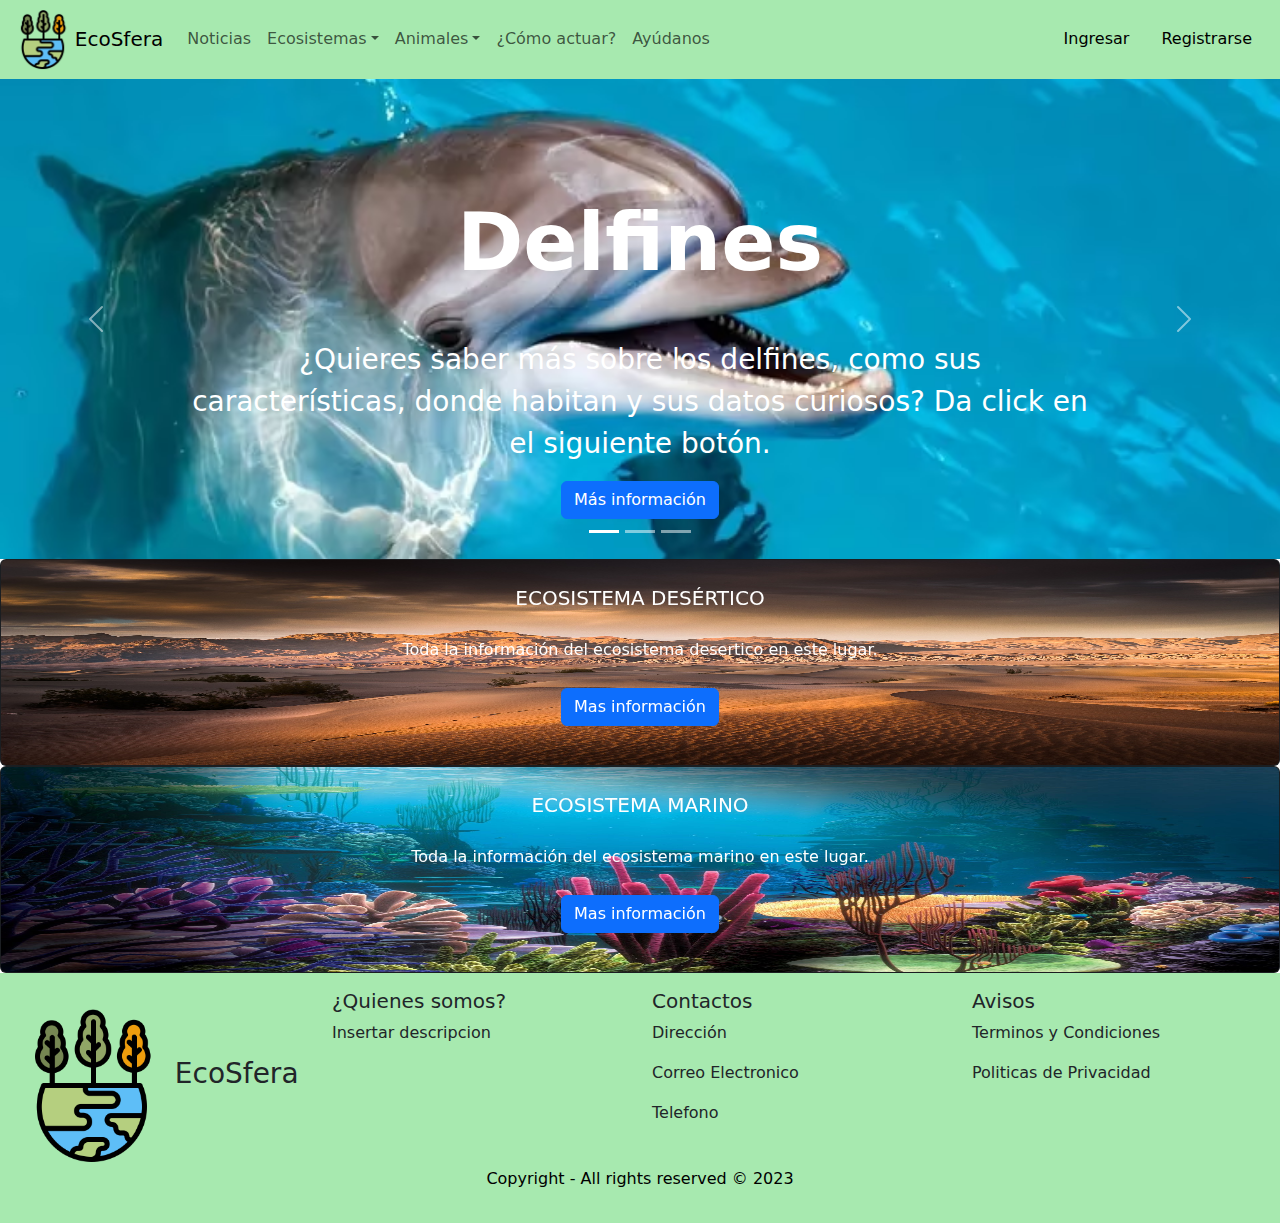
<file: index.html>
<!DOCTYPE html>
<!--[if lt IE 7]>      <html class="no-js lt-ie9 lt-ie8 lt-ie7"> <![endif]-->
<!--[if IE 7]>         <html class="no-js lt-ie9 lt-ie8"> <![endif]-->
<!--[if IE 8]>         <html class="no-js lt-ie9"> <![endif]-->
<!--[if gt IE 8]>      <html class="no-js"> <!--<![endif]-->
<html>
    <head>
        <meta charset="utf-8">
        <meta http-equiv="X-UA-Compatible" content="IE=edge">
        <title>Inicio</title>
        <meta name="description" content="">
        <meta name="viewport" content="width=device-width, initial-scale=1">
        <link rel="stylesheet" href="CSS/pag_inicio_styles.css">
        <link rel="stylesheet" href="https://cdn.jsdelivr.net/npm/bootstrap@5.3.0-alpha3/dist/css/bootstrap.min.css">
    </head>
    <body>
        <!--[if lt IE 7]>
            <p class="browsehappy">You are using an <strong>outdated</strong> browser. Please <a href="#">upgrade your browser</a> to improve your experience.</p>
        <![endif]-->
       <nav class="navbar navbar-expand-lg header">
          <div class="container-fluid">
              <img src="IMAGES/logo.png" class="logo"><a class="navbar-brand" href="index.html">EcoSfera</a>

          <!--MENU TIPO HAMBURGUESA-->
            <button class="navbar-toggler" type="button" data-bs-toggle="collapse" data-bs-target="#navbarNav" aria-controls="navbarNav" aria-expanded="false" aria-label="Toggle navigation">
              <span class="navbar-toggler-icon"></span>
            </button>

            <!--PESTAÑAS DE NAVEGACION-->
            <div class="collapse navbar-collapse" id="navbarNav">
              <ul class="navbar-nav">
                <!-- <li class="nav-item">
                  <a class="nav-link active" aria-current="page" href="#">Home</a>
                </li> -->
                <li class="nav-item"><a class="nav-link" href="noticias.html">Noticias</a></li>
                <li class="nav-item dropdown">
                  <a class="nav-link dropdown-toggle" href="#" role="button" data-bs-toggle="dropdown">Ecosistemas</a>
                  <ul class="dropdown-menu">
                    <li><a class="dropdown-item" href="ecosistemas.html">Desértico</a></li>
                    <li><a class="dropdown-item" href="ecosistemas.html">Marino</a></li>
                    <li><a class="dropdown-item" href="ecosistemas.html">Terrestre</a></li>
                  </ul>
              </li>
              <li class="nav-item dropdown">
                <a class="nav-link dropdown-toggle" href="#" role="button" data-bs-toggle="dropdown">Animales</a>
                <ul class="dropdown-menu">
                <li><a class="dropdown-item" href="animalpordia.html">Animal por dia</a></li>
                <li><a class="dropdown-item" href="animales.html">Animales por ecosistema</a></li>
                <li><a class="dropdown-item" href="extincion.html">Animales en peligro de extinción</a></li>
                </ul>
            </li>
                <li class="nav-item">
                  <a class="nav-link" href="comoactuar.html">¿Cómo actuar?</a>
                </li>
                <li class="nav-item">
                  <a class="nav-link" href="ayudanos.html">Ayúdanos</a>
                </li>
              </ul>
            </div>

            <div>
              <ul class="nav justify-content-end">
                <li class="nav-item">
                  <a class="nav-link text-black" href="inicio.html">Ingresar</a>
                </li>
                <li class="nav-item">
                  <a class="nav-link text-black" href="registro.html">Registrarse</a>
                </li>
              </ul>
            </div>

          </div>
        </nav>
    
        <div id="carouselExampleCaptions" class="carousel slide" data-bs-ride="carousel">
          <div class="carousel-indicators">
            <button type="button" data-bs-target="#carouselExampleCaptions" data-bs-slide-to="0" class="active" aria-current="true" aria-label="Slide 1"></button>
            <button type="button" data-bs-target="#carouselExampleCaptions" data-bs-slide-to="1" aria-label="Slide 2"></button>
            <button type="button" data-bs-target="#carouselExampleCaptions" data-bs-slide-to="2" aria-label="Slide 3"></button>
          </div>
          <div class="carousel-inner">
            <div class="carousel-item active imag">
              <div class="carousel-caption d-none d-md-block">
                <h5 class="display-1 fw-bolder"> Delfines</h5>
                <p class="mt-5 fs-3">¿Quieres saber más sobre los delfines, como sus características, donde habitan y sus datos curiosos? Da click en el siguiente botón.</p>
                <button class="btn btn-primary boton">Más información</button>
              </div>
            </div>
            <div class="carousel-item imag2">
              <div class="carousel-caption d-none d-md-block">
                <h5 class="display-1 fw-bolder"> Pingüinos</h5>
                <p class="mt-5 fs-3">¿Quieres saber más sobre los pingüinos, como sus características, donde habitan y sus datos curiosos? Da click en el siguiente botón.</p>
                <button class="btn btn-primary boton">Más información</button>
              </div>
            </div>
            <div class="carousel-item imag5">
              <div class="carousel-caption d-none d-md-block">
                <h5 class="display-1 fw-bolder"> Tortugas</h5>
                <p class="mt-5 fs-3">¿Quieres saber mas sobre las tortugas, como sus caracteristicas, donde habitan y sus datos curiosos? Aprieta en el siguiente boton.</p>
                <button class="btn btn-primary boton">Más informacion</button>
              </div>
            </div>
          </div>
          <button class="carousel-control-prev" type="button" data-bs-target="#carouselExampleCaptions" data-bs-slide="prev">
            <span class="carousel-control-prev-icon" aria-hidden="true"></span>
            <span class="visually-hidden">Previous</span>
          </button>
          <button class="carousel-control-next" type="button" data-bs-target="#carouselExampleCaptions" data-bs-slide="next">
            <span class="carousel-control-next-icon" aria-hidden="true"></span>
            <span class="visually-hidden">Next</span>
          </button>
        </div>


        <div class="card bg-dark text-white text-center">
          <img src="/IMAGES/desierto.jpg" class="card-img dimension" alt="...">
          <div class="card-img-overlay">
            <h5 class="card-title titulo">ECOSISTEMA DESÉRTICO</h5>
            <p class="card-text separador">Toda la información del ecosistema desertico en este lugar.</p>
            <a href="#" class="btn btn-primary">Mas información</a>
          </div>
        </div>
        
        <div class="card bg-dark text-white text-center">
          <img src="/IMAGES/marino.jpg" class="card-img dimension" alt="...">
          <div class="card-img-overlay">
            <h5 class="card-title titulo">ECOSISTEMA MARINO</h5>
            <p class="card-text separador">Toda la información del ecosistema marino en este lugar.</p>
            <a href="#" class="btn btn-primary">Mas información</a>
          </div>
        </div>

        <div class="container-fluid py-3 footer">
          <div class="row">
            <div class="col-xs-12 col-md-6 col-lg-3">
              <li class="foooter">
                <img src="IMAGES/logo.png" class="logo-footer"> <h3>EcoSfera</h3>
              </li>
            </div>
    
            <div class="col-xs-12 col-md-6 col-lg-3">
              <h5>¿Quienes somos?</h5>
              <p>Insertar descripcion</p>
            </div>
            
            <div class="col-xs-12 col-md-6 col-lg-3">
              <h5>Contactos</h5>
              <p>Dirección</p>
              <p>Correo Electronico</p>
              <p>Telefono</p>
            </div>
            
            <div class="col-xs-12 col-md-6 col-lg-3">
              <h5>Avisos</h5>
              <p>Terminos y Condiciones</p>
              <p>Politicas de Privacidad</p>
            </div>
          </div>

          <div class="col-xs-12">
            <p class="text-black text-center"> Copyright - All rights reserved © 2023</p>
          </div>

        </div>


        <script src="https://cdn.jsdelivr.net/npm/bootstrap@5.1.1/dist/js/bootstrap.bundle.min.js" crossorigin="anonymous"></script>
    </body>
</html>
</file>
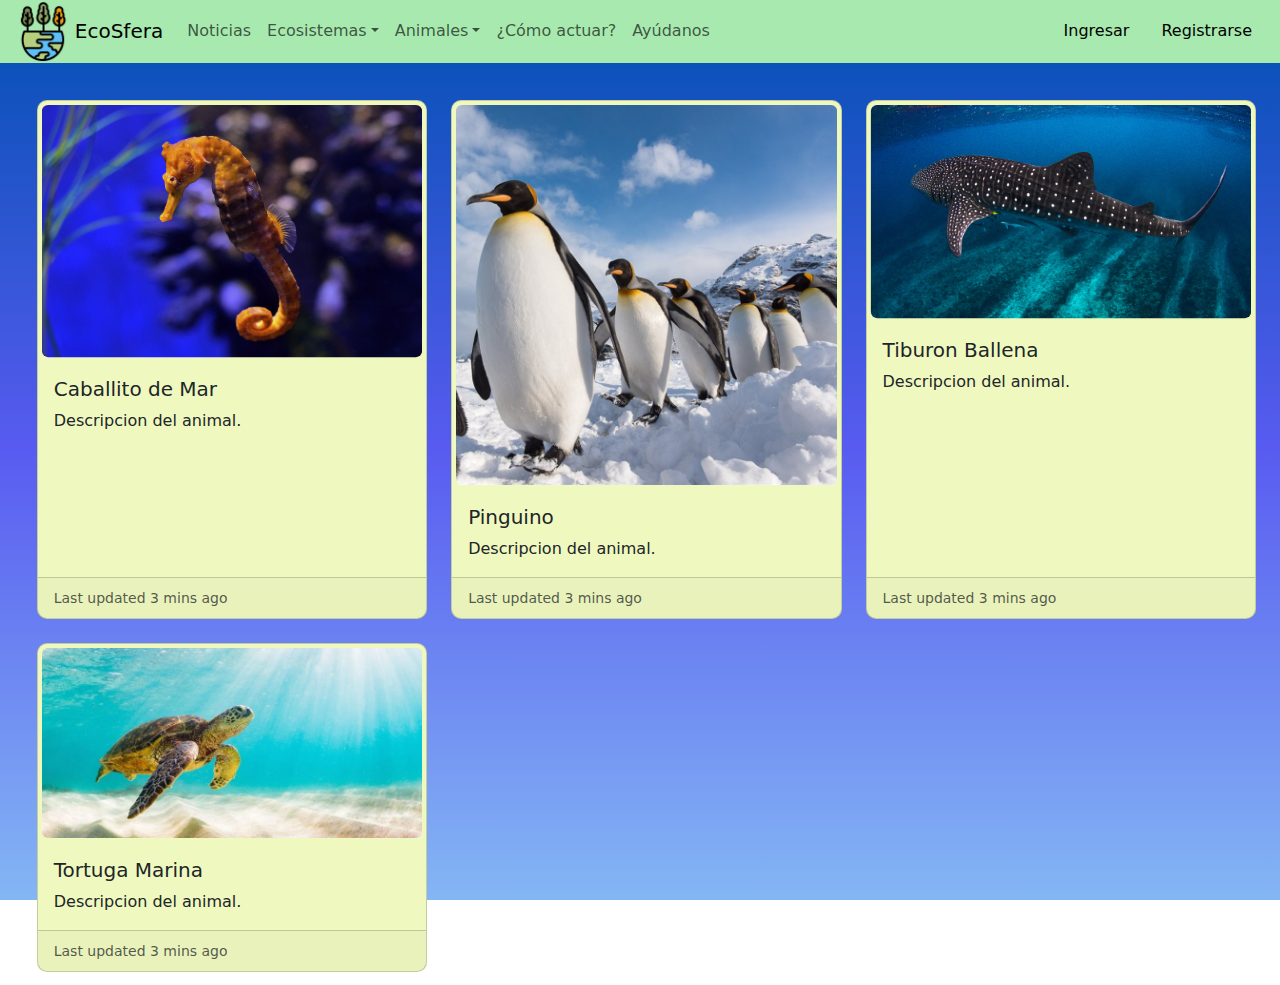
<file: animales.html>
<!DOCTYPE html>
<!--[if lt IE 7]>      <html class="no-js lt-ie9 lt-ie8 lt-ie7"> <![endif]-->
<!--[if IE 7]>         <html class="no-js lt-ie9 lt-ie8"> <![endif]-->
<!--[if IE 8]>         <html class="no-js lt-ie9"> <![endif]-->
<!--[if gt IE 8]>      <html class="no-js"> <!--<![endif]-->
<html lang="ES">
    <head>
        <meta charset="utf-8">
        <meta http-equiv="X-UA-Compatible" content="IE=edge">
        <title>Animales_Marinos</title>
        <meta name="description" content="">
        <meta name="viewport" content="width=device-width, initial-scale=1">

         <!--BOOTSTRAP-->
         <link rel="stylesheet" href="https://cdn.jsdelivr.net/npm/bootstrap@5.3.0-alpha3/dist/css/bootstrap.min.css">

        <link rel="stylesheet" href="CSS/stylesAnimales.css">
    </head>
    <body>


        <!--BARRA DE NAVEGACION-->
               <!--[if lt IE 7]>
            <p class="browsehappy">You are using an <strong>outdated</strong> browser. Please <a href="#">upgrade your browser</a> to improve your experience.</p>
        <![endif]-->
                <!--BARRA DE NAVEGACION-->
               <!--[if lt IE 7]>
            <p class="browsehappy">You are using an <strong>outdated</strong> browser. Please <a href="#">upgrade your browser</a> to improve your experience.</p>
        <![endif]-->
        <nav class="navbar navbar-expand-lg header">
          <div class="container-fluid">
              <img src="IMAGES/logo.png" class="logo"><a class="navbar-brand" href="index.html">EcoSfera</a>

          <!--MENU TIPO HAMBURGUESA-->
            <button class="navbar-toggler" type="button" data-bs-toggle="collapse" data-bs-target="#navbarNav" aria-controls="navbarNav" aria-expanded="false" aria-label="Toggle navigation">
              <span class="navbar-toggler-icon"></span>
            </button>

            <!--PESTAÑAS DE NAVEGACION-->
            <div class="collapse navbar-collapse" id="navbarNav">
              <ul class="navbar-nav">
                <!-- <li class="nav-item">
                  <a class="nav-link active" aria-current="page" href="#">Home</a>
                </li> -->
                <li class="nav-item"><a class="nav-link" href="noticias.html">Noticias</a></li>
                <li class="nav-item dropdown">
                  <a class="nav-link dropdown-toggle" href="#" role="button" data-bs-toggle="dropdown">Ecosistemas</a>
                  <ul class="dropdown-menu">
                    <li><a class="dropdown-item" href="ecosistemas.html">Desértico</a></li>
                    <li><a class="dropdown-item" href="ecosistemas.html">Marino</a></li>
                    <li><a class="dropdown-item" href="ecosistemas.html">Terrestre</a></li>
                  </ul>
              </li>
              <li class="nav-item dropdown">
                <a class="nav-link dropdown-toggle" href="#" role="button" data-bs-toggle="dropdown">Animales</a>
                <ul class="dropdown-menu">
                <li><a class="dropdown-item" href="animalpordia.html">Animal por dia</a></li>
                <li><a class="dropdown-item" href="animales.html">Animales por ecosistema</a></li>
                <li><a class="dropdown-item" href="extincion.html">Animales en peligro de extinción</a></li>
                </ul>
            </li>
                <li class="nav-item">
                  <a class="nav-link" href="comoactuar.html">¿Cómo actuar?</a>
                </li>
                <li class="nav-item">
                  <a class="nav-link" href="ayudanos.html">Ayúdanos</a>
                </li>
              </ul>
            </div>

            <div>
              <ul class="nav justify-content-end">
                <li class="nav-item">
                  <a class="nav-link text-black" href="inicio.html">Ingresar</a>
                </li>
                <li class="nav-item">
                  <a class="nav-link text-black" href="registro.html">Registrarse</a>
                </li>
              </ul>
            </div>

          </div>
        </nav>


        <div class="row">

            <!--Cartas de texto con imagen arriba-->
            <div class="row row-cols-1 row-cols-md-3 g-4">

                <div class="col">
                  <div class="card h-100">
                    <img src="IMAGES/caballito.jpg" class="card-img-top" alt="...">
                    <div class="card-body">
                      <h5 class="card-title">Caballito de Mar</h5>
                      <p class="card-text">Descripcion del animal.</p>
                    </div>
                    <div class="card-footer">
                      <small class="text-body-secondary">Last updated 3 mins ago</small>
                    </div>
                  </div>
                </div>


                <div class="col">
                  <div class="card h-100">
                    <img src="IMAGES/pinguino.jpg" class="card-img-top" alt="...">
                    <div class="card-body">
                      <h5 class="card-title">Pinguino</h5>
                      <p class="card-text">Descripcion del animal.</p>
                    </div>
                    <div class="card-footer">
                      <small class="text-body-secondary">Last updated 3 mins ago</small>
                    </div>
                  </div>
                </div>


                <div class="col">
                  <div class="card h-100">
                    <img src="IMAGES/tiburon.jpg" class="card-img-top" alt="...">
                    <div class="card-body">
                      <h5 class="card-title">Tiburon Ballena</h5>
                      <p class="card-text">Descripcion del animal.</p>
                    </div>
                    <div class="card-footer">
                      <small class="text-body-secondary">Last updated 3 mins ago</small>
                    </div>
                  </div>
                </div>


                <div class="col">
                    <div class="card h-100">
                      <img src="IMAGES/tortuga.jpg" class="card-img-top" alt="...">
                      <div class="card-body">
                        <h5 class="card-title">Tortuga Marina</h5>
                        <p class="card-text">Descripcion del animal.</p>
                      </div>
                      <div class="card-footer">
                        <small class="text-body-secondary">Last updated 3 mins ago</small>
                      </div>
                    </div>
                  </div>


              </div>


        </div>


        
        <script src="https://cdn.jsdelivr.net/npm/bootstrap@5.1.1/dist/js/bootstrap.bundle.min.js" crossorigin="anonymous"></script>
    </body>
</html>
</file>
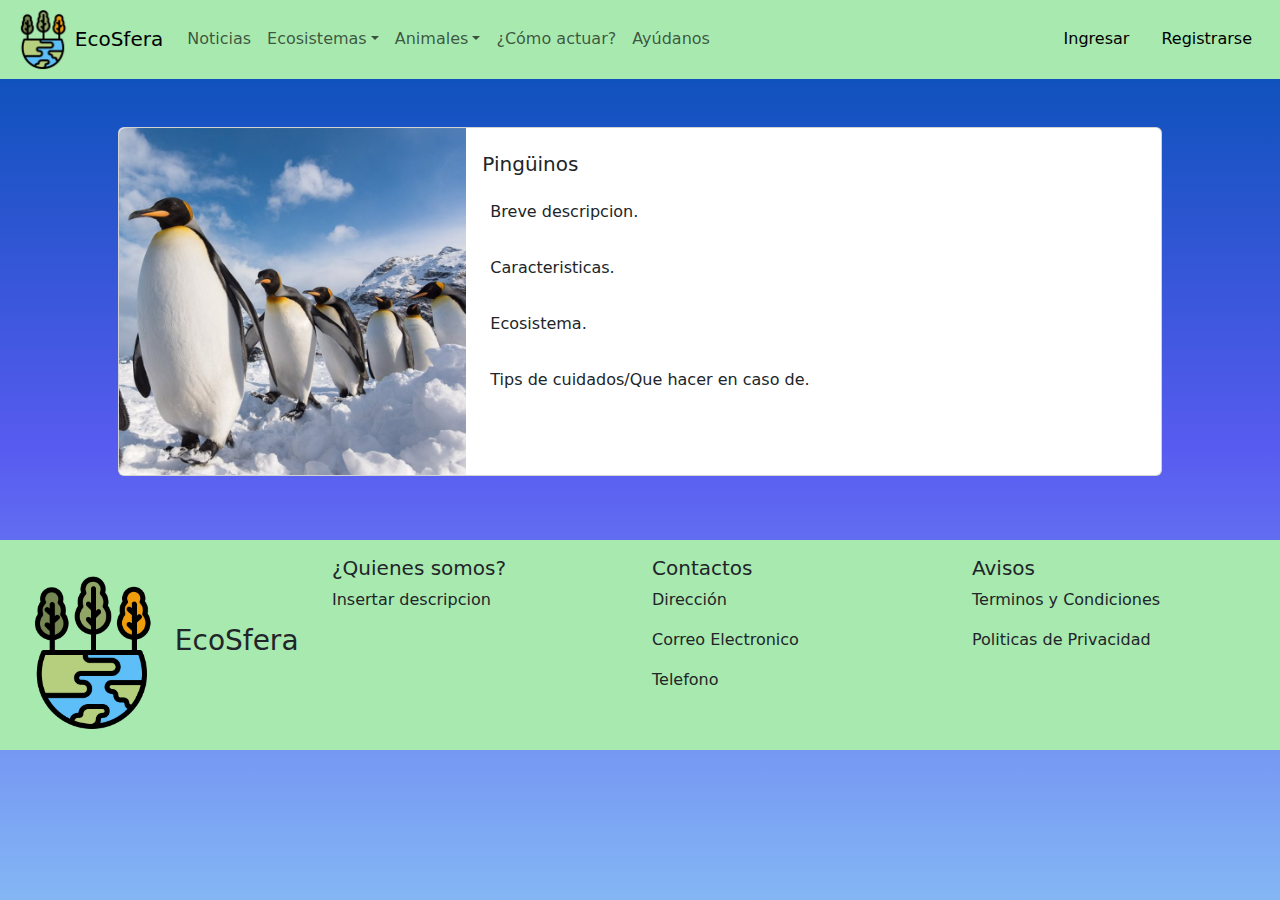
<file: animalpordia.html>
<!DOCTYPE html>
<!--[if lt IE 7]>      <html class="no-js lt-ie9 lt-ie8 lt-ie7"> <![endif]-->
<!--[if IE 7]>         <html class="no-js lt-ie9 lt-ie8"> <![endif]-->
<!--[if IE 8]>         <html class="no-js lt-ie9"> <![endif]-->
<!--[if gt IE 8]>      <html class="no-js"> <!--<![endif]-->
<html>
    <head>
        <meta charset="utf-8">
        <meta http-equiv="X-UA-Compatible" content="IE=edge">
        <title></title>
        <meta name="description" content="">
        <meta name="viewport" content="width=device-width, initial-scale=1">
        <link rel="stylesheet" href="CSS/stylesAnimalDia.css">
        <link rel="stylesheet" href="https://cdn.jsdelivr.net/npm/bootstrap@5.3.0-alpha3/dist/css/bootstrap.min.css">
    </head>
    <body>
        <!--[if lt IE 7]>
            <p class="browsehappy">You are using an <strong>outdated</strong> browser. Please <a href="#">upgrade your browser</a> to improve your experience.</p>
        <![endif]-->
        <!--BARRA DE NAVEGACION-->
               <!--[if lt IE 7]>
            <p class="browsehappy">You are using an <strong>outdated</strong> browser. Please <a href="#">upgrade your browser</a> to improve your experience.</p>
        <![endif]-->
        <nav class="navbar navbar-expand-lg header">
          <div class="container-fluid">
              <img src="IMAGES/logo.png" class="logo"><a class="navbar-brand" href="index.html">EcoSfera</a>

          <!--MENU TIPO HAMBURGUESA-->
            <button class="navbar-toggler" type="button" data-bs-toggle="collapse" data-bs-target="#navbarNav" aria-controls="navbarNav" aria-expanded="false" aria-label="Toggle navigation">
              <span class="navbar-toggler-icon"></span>
            </button>

            <!--PESTAÑAS DE NAVEGACION-->
            <div class="collapse navbar-collapse" id="navbarNav">
              <ul class="navbar-nav">
                <!-- <li class="nav-item">
                  <a class="nav-link active" aria-current="page" href="#">Home</a>
                </li> -->
                <li class="nav-item"><a class="nav-link" href="noticias.html">Noticias</a></li>
                <li class="nav-item dropdown">
                  <a class="nav-link dropdown-toggle" href="#" role="button" data-bs-toggle="dropdown">Ecosistemas</a>
                  <ul class="dropdown-menu">
                    <li><a class="dropdown-item" href="ecosistemas.html">Desértico</a></li>
                    <li><a class="dropdown-item" href="ecosistemas.html">Marino</a></li>
                    <li><a class="dropdown-item" href="ecosistemas.html">Terrestre</a></li>
                  </ul>
              </li>
              <li class="nav-item dropdown">
                <a class="nav-link dropdown-toggle" href="#" role="button" data-bs-toggle="dropdown">Animales</a>
                <ul class="dropdown-menu">
                <li><a class="dropdown-item" href="animalpordia.html">Animal por dia</a></li>
                <li><a class="dropdown-item" href="animales.html">Animales por ecosistema</a></li>
                <li><a class="dropdown-item" href="extincion.html">Animales en peligro de extinción</a></li>
                </ul>
            </li>
                <li class="nav-item">
                  <a class="nav-link" href="comoactuar.html">¿Cómo actuar?</a>
                </li>
                <li class="nav-item">
                  <a class="nav-link" href="ayudanos.html">Ayúdanos</a>
                </li>
              </ul>
            </div>

            <div>
              <ul class="nav justify-content-end">
                <li class="nav-item">
                  <a class="nav-link text-black" href="inicio.html">Ingresar</a>
                </li>
                <li class="nav-item">
                  <a class="nav-link text-black" href="registro.html">Registrarse</a>
                </li>
              </ul>
            </div>

          </div>
        </nav>

          <div class="container py-5 px-5">
            <div class="card mb-3">
                <div class="row g-0">
                  <div class="col-md-4">
                    <img src="/IMAGES/pinguino.jpg" class="img-fluid rounded-start" alt="...">
                  </div>
                  <div class="col-md-8">
                    <div class="card-body">
                      <h5 class="card-title py-2">Pingüinos</h5>
                      <p class="card-text px-2 py-2">Breve descripcion.</p>
                      <p class="card-text px-2 py-2">Caracteristicas.</p>
                      <p class="card-text px-2 py-2">Ecosistema.</p>
                      <p class="card-text px-2 py-2">Tips de cuidados/Que hacer en caso de.</p>
                    </div>
                  </div>
                </div>
              </div>
          </div>

          <div class="container-fluid py-3 footer">
            <div class="row">
              <div class="col-xs-12 col-md-6 col-lg-3">
                <li class="foooter">
                  <img src="IMAGES/logo.png" class="logo-footer"> <h3>EcoSfera</h3>
                </li>
              </div>
      
              <div class="col-xs-12 col-md-6 col-lg-3">
                <h5>¿Quienes somos?</h5>
                <p>Insertar descripcion</p>
              </div>
              
              <div class="col-xs-12 col-md-6 col-lg-3">
                <h5>Contactos</h5>
                <p>Dirección</p>
                <p>Correo Electronico</p>
                <p>Telefono</p>
              </div>
              
              <div class="col-xs-12 col-md-6 col-lg-3">
                <h5>Avisos</h5>
                <p>Terminos y Condiciones</p>
                <p>Politicas de Privacidad</p>
              </div>
            </div>

            <script src="https://cdn.jsdelivr.net/npm/bootstrap@5.1.1/dist/js/bootstrap.bundle.min.js" crossorigin="anonymous"></script>
    </body>
</html>
</file>
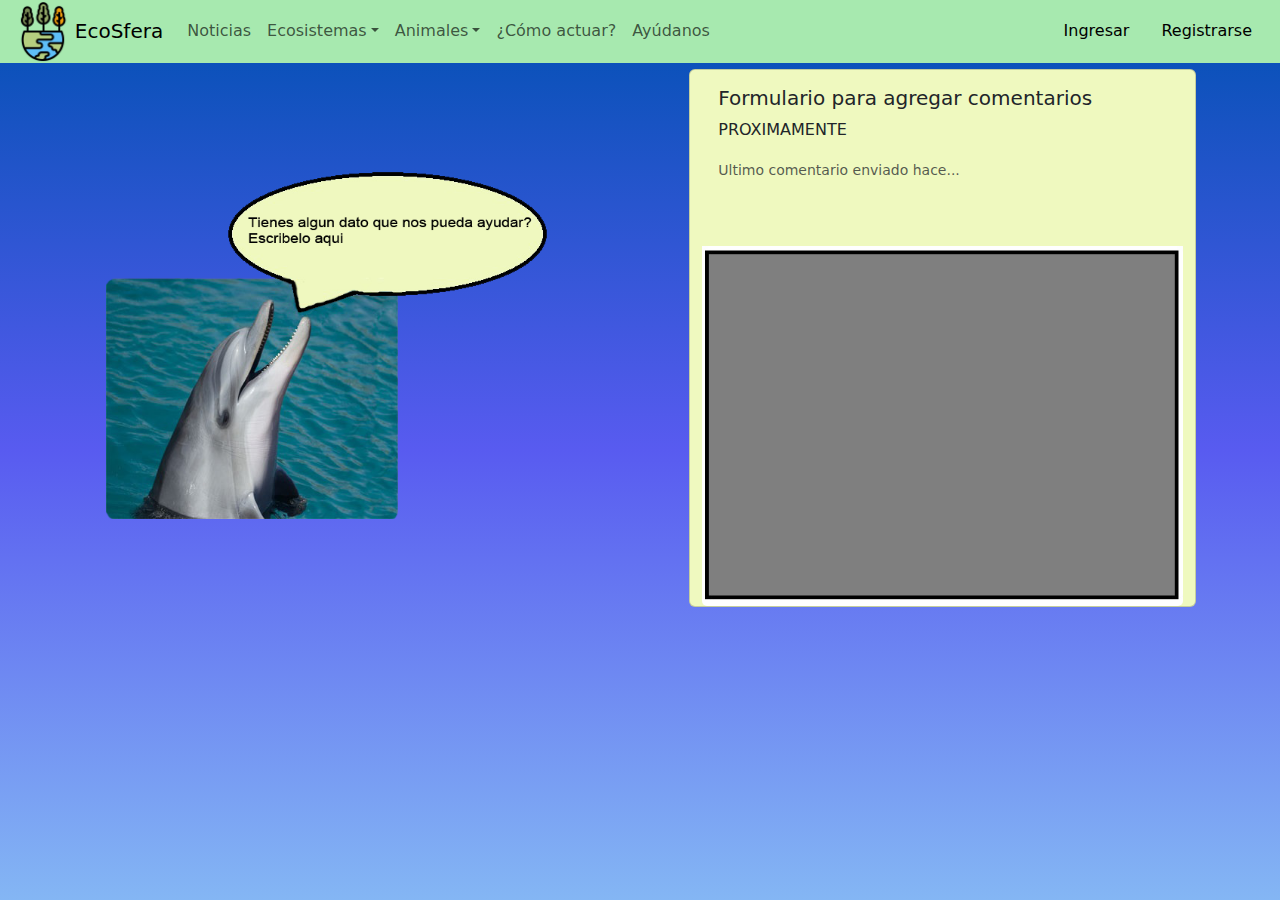
<file: ayudanos.html>
<!DOCTYPE html>
<!--[if lt IE 7]>      <html class="no-js lt-ie9 lt-ie8 lt-ie7"> <![endif]-->
<!--[if IE 7]>         <html class="no-js lt-ie9 lt-ie8"> <![endif]-->
<!--[if IE 8]>         <html class="no-js lt-ie9"> <![endif]-->
<!--[if gt IE 8]>      <html class="no-js"> <!--<![endif]-->
<html>
    <head>
        <meta charset="utf-8">
        <meta http-equiv="X-UA-Compatible" content="IE=edge">
        <title>Ayudanos!</title>
        <meta name="description" content="">
        <meta name="viewport" content="width=device-width, initial-scale=1">
        <!--BOOTSTRAP-->
        <link rel="stylesheet" href="https://cdn.jsdelivr.net/npm/bootstrap@5.3.0-alpha3/dist/css/bootstrap.min.css">
        <link rel="stylesheet" href="CSS/styleAyuda.css">
    </head>
    <body>
        <!--BARRA DE NAVEGACION-->
        <nav class="navbar navbar-expand-lg header">
          <div class="container-fluid">
              <img src="IMAGES/logo.png" class="logo"><a class="navbar-brand" href="index.html">EcoSfera</a>

          <!--MENU TIPO HAMBURGUESA-->
            <button class="navbar-toggler" type="button" data-bs-toggle="collapse" data-bs-target="#navbarNav" aria-controls="navbarNav" aria-expanded="false" aria-label="Toggle navigation">
              <span class="navbar-toggler-icon"></span>
            </button>

            <!--PESTAÑAS DE NAVEGACION-->
            <div class="collapse navbar-collapse" id="navbarNav">
              <ul class="navbar-nav">
                <!-- <li class="nav-item">
                  <a class="nav-link active" aria-current="page" href="#">Home</a>
                </li> -->
                <li class="nav-item"><a class="nav-link" href="noticias.html">Noticias</a></li>
                <li class="nav-item dropdown">
                  <a class="nav-link dropdown-toggle" href="#" role="button" data-bs-toggle="dropdown">Ecosistemas</a>
                  <ul class="dropdown-menu">
                    <li><a class="dropdown-item" href="ecosistemas.html">Desértico</a></li>
                    <li><a class="dropdown-item" href="ecosistemas.html">Marino</a></li>
                    <li><a class="dropdown-item" href="ecosistemas.html">Terrestre</a></li>
                  </ul>
              </li>
              <li class="nav-item dropdown">
                <a class="nav-link dropdown-toggle" href="#" role="button" data-bs-toggle="dropdown">Animales</a>
                <ul class="dropdown-menu">
                <li><a class="dropdown-item" href="animalpordia.html">Animal por dia</a></li>
                <li><a class="dropdown-item" href="animales.html">Animales por ecosistema</a></li>
                <li><a class="dropdown-item" href="extincion.html">Animales en peligro de extinción</a></li>
                </ul>
            </li>
                <li class="nav-item">
                  <a class="nav-link" href="comoactuar.html">¿Cómo actuar?</a>
                </li>
                <li class="nav-item">
                  <a class="nav-link" href="ayudanos.html">Ayúdanos</a>
                </li>
              </ul>
            </div>

            <div>
              <ul class="nav justify-content-end">
                <li class="nav-item">
                  <a class="nav-link text-black" href="inicio.html">Ingresar</a>
                </li>
                <li class="nav-item">
                  <a class="nav-link text-black" href="registro.html">Registrarse</a>
                </li>
              </ul>
            </div>

          </div>
        </nav>

        <div class="row">
            <img src="IMAGES/ayudanos1.png" class="img-fluid" alt="...">
            <!--Carta con imagen abajo simulando formulario-->
            <div class="card">
                <div class="card-body">
                  <h5 class="card-title">Formulario para agregar comentarios</h5>
                  <p class="card-text">PROXIMAMENTE
                  </p>
                  <p class="card-text"><small class="text-body-secondary">Ultimo comentario enviado hace...</small></p>
                </div>
                <img src="IMAGES/formulario.jpg" class="card-img-bottom" alt="...">
            </div>
        </div>
        <script src="https://cdn.jsdelivr.net/npm/bootstrap@5.1.1/dist/js/bootstrap.bundle.min.js" crossorigin="anonymous"></script>
    </body>
</html>
</file>
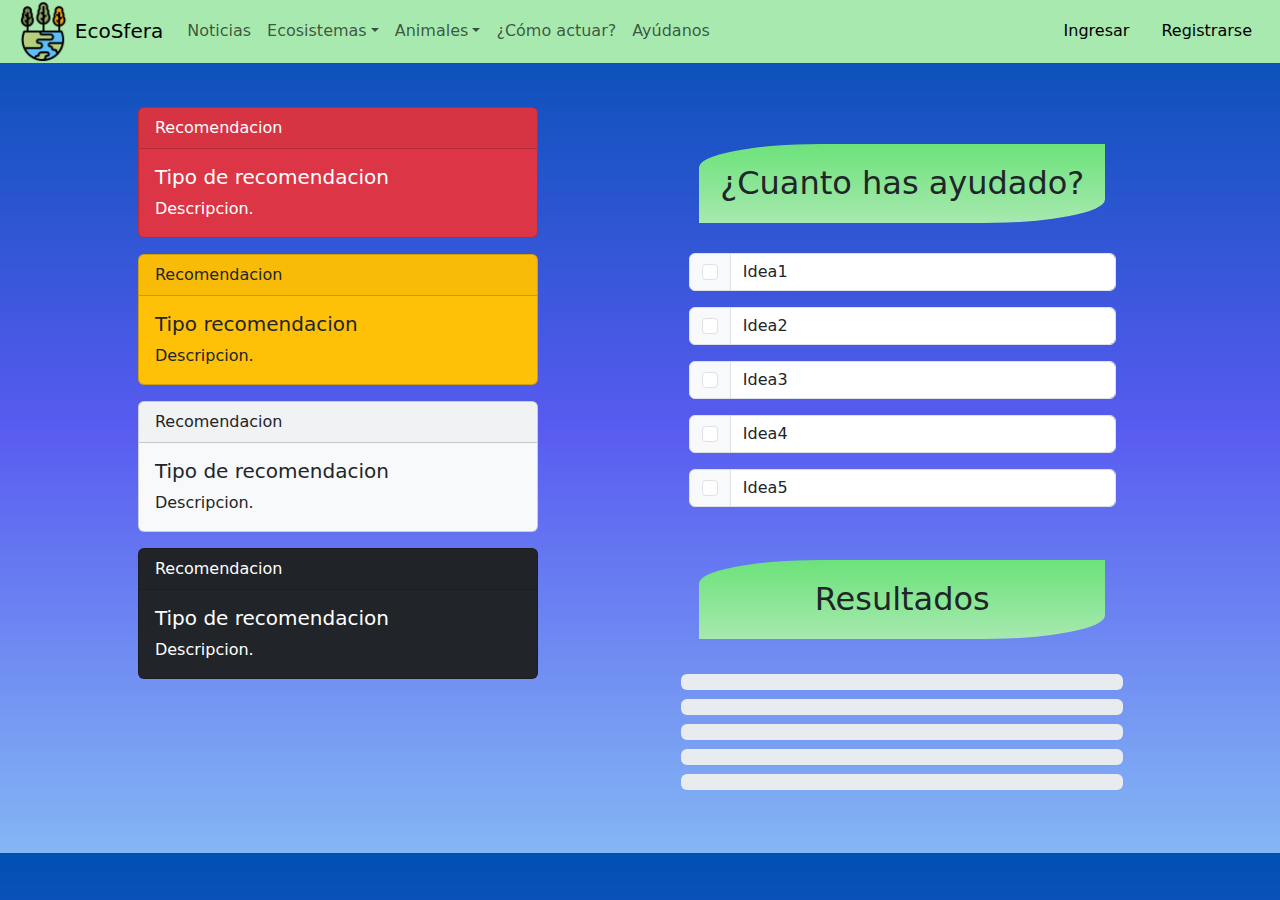
<file: comoactuar.html>
<!DOCTYPE html>
<!--[if lt IE 7]>      <html class="no-js lt-ie9 lt-ie8 lt-ie7"> <![endif]-->
<!--[if IE 7]>         <html class="no-js lt-ie9 lt-ie8"> <![endif]-->
<!--[if IE 8]>         <html class="no-js lt-ie9"> <![endif]-->
<!--[if gt IE 8]>      <html class="no-js"> <!--<![endif]-->
<html lang="ES">
    <head>
        <meta charset="utf-8">
        <meta http-equiv="X-UA-Compatible" content="IE=edge">
        <title>¿Cómo actuar?</title>
        <meta name="description" content="">
        <meta name="viewport" content="width=device-width, initial-scale=1">

        <!--BOOTSTRAP-->
        <link rel="stylesheet" href="https://cdn.jsdelivr.net/npm/bootstrap@5.3.0-alpha3/dist/css/bootstrap.min.css">

        <link rel="stylesheet" href="CSS/stylesComoActuar.css">
    </head>
    <body>


        <!--BARRA DE NAVEGACION-->
             <!--[if lt IE 7]>
            <p class="browsehappy">You are using an <strong>outdated</strong> browser. Please <a href="#">upgrade your browser</a> to improve your experience.</p>
        <![endif]-->
        <nav class="navbar navbar-expand-lg header">
          <div class="container-fluid">
              <img src="IMAGES/logo.png" class="logo"><a class="navbar-brand" href="index.html">EcoSfera</a>

          <!--MENU TIPO HAMBURGUESA-->
            <button class="navbar-toggler" type="button" data-bs-toggle="collapse" data-bs-target="#navbarNav" aria-controls="navbarNav" aria-expanded="false" aria-label="Toggle navigation">
              <span class="navbar-toggler-icon"></span>
            </button>

            <!--PESTAÑAS DE NAVEGACION-->
            <div class="collapse navbar-collapse" id="navbarNav">
              <ul class="navbar-nav">
                <!-- <li class="nav-item">
                  <a class="nav-link active" aria-current="page" href="#">Home</a>
                </li> -->
                <li class="nav-item"><a class="nav-link" href="noticias.html">Noticias</a></li>
                <li class="nav-item dropdown">
                  <a class="nav-link dropdown-toggle" href="#" role="button" data-bs-toggle="dropdown">Ecosistemas</a>
                  <ul class="dropdown-menu">
                    <li><a class="dropdown-item" href="ecosistemas.html">Desértico</a></li>
                    <li><a class="dropdown-item" href="ecosistemas.html">Marino</a></li>
                    <li><a class="dropdown-item" href="ecosistemas.html">Terrestre</a></li>
                  </ul>
              </li>
              <li class="nav-item dropdown">
                <a class="nav-link dropdown-toggle" href="#" role="button" data-bs-toggle="dropdown">Animales</a>
                <ul class="dropdown-menu">
                <li><a class="dropdown-item" href="animalpordia.html">Animal por dia</a></li>
                <li><a class="dropdown-item" href="animales.html">Animales por ecosistema</a></li>
                <li><a class="dropdown-item" href="extincion.html">Animales en peligro de extinción</a></li>
                </ul>
            </li>
                <li class="nav-item">
                  <a class="nav-link" href="comoactuar.html">¿Cómo actuar?</a>
                </li>
                <li class="nav-item">
                  <a class="nav-link" href="ayudanos.html">Ayúdanos</a>
                </li>
              </ul>
            </div>

            <div>
              <ul class="nav justify-content-end">
                <li class="nav-item">
                  <a class="nav-link text-black" href="inicio.html">Ingresar</a>
                </li>
                <li class="nav-item">
                  <a class="nav-link text-black" href="registro.html">Registrarse</a>
                </li>
              </ul>
            </div>

          </div>
        </nav>


          <div class="container">

            <div class="row">


                <!--TARJETAS DE RECOMENDACIONES-->

                <div class="col">
                   

                    <div class="card text-white bg-danger mb-3" style="max-width: 25rem;">
                        <div class="card-header">Recomendacion</div>
                        <div class="card-body">
                          <h5 class="card-title">Tipo de recomendacion</h5>
                          <p class="card-text">Descripcion.</p>
                        </div>
                    </div>


                    <!--AMARILLO-->

                    <div class="card text-dark bg-warning mb-3" style="max-width: 25rem;">
                        <div class="card-header">Recomendacion</div>
                        <div class="card-body">
                          <h5 class="card-title">Tipo recomendacion</h5>
                          <p class="card-text">Descripcion.</p>
                        </div>
                    </div>


                    <!--BLANCO-->

                    <div class="card text-dark bg-light mb-3" style="max-width: 25rem;">
                        <div class="card-header">Recomendacion</div>
                        <div class="card-body">
                          <h5 class="card-title">Tipo de recomendacion</h5>
                          <p class="card-text">Descripcion.</p>
                        </div>
                    </div>

                    <!--NEGRO-->

                    <div class="card text-white bg-dark mb-3" style="max-width: 25rem;">
                        <div class="card-header">Recomendacion</div>
                        <div class="card-body">
                          <h5 class="card-title">Tipo de recomendacion</h5>
                          <p class="card-text">Descripcion.</p>
                        </div>
                    </div>


                </div>



                <!--LISTADO PARA MARCAR-->

                <div class="col">

                    <div class="row">

                        <div class="caja">
                            <h2>¿Cuanto has ayudado?</h2>
                        </div>
    
                        <div class="input-group mb-3">
                            <div class="input-group-text">
                               <input class="form-check-input mt-0" type="checkbox" value="" aria-label="Checkbox for following text input"  id="check1">
                            </div>
                            <label class="form-control">Idea1</label>
                        </div>
                          
                        <div class="input-group mb-3">
                            <div class="input-group-text">
                              <input class="form-check-input mt-0" type="checkbox" id="check2" value="" aria-label="Radio button for following text input"  id="check2">
                            </div>
                            <label class="form-control">Idea2</label>
                        </div>
    
                        <div class="input-group mb-3">
                            <div class="input-group-text">
                              <input class="form-check-input mt-0" type="checkbox" id="check3" value="" aria-label="Radio button for following text input"  id="check3">
                            </div>
                            <label class="form-control">Idea3</label>
                        </div>
    
                        <div class="input-group mb-3">
                            <div class="input-group-text">
                              <input class="form-check-input mt-0" type="checkbox" id="check4" value="" aria-label="Radio button for following text input"  id="check4">
                            </div>
                            <label class="form-control">Idea4</label>
                        </div>
    
                        <div class="input-group mb-3">
                            <div class="input-group-text">
                              <input class="form-check-input mt-0" type="checkbox" id="check5" value="" aria-label="Radio button for following text input"  id="check5">
                            </div>
                            <label class="form-control">Idea5</label>
                        </div>

                    </div>


                    <!--BARRAS DE CARGA-->

                    <div class="row" >

                        <div class="caja">
                            <h2>Resultados</h2>
                        </div>
                        
                        <div class="caja2">
                            <div class="progress">
                                <div class="progress-bar progress-bar-striped progress-bar-animated" role="progressbar" aria-valuenow="0" aria-valuemin="0" aria-valuemax="100" id="progress1"></div>
                            </div>
                        </div>
                            
                         <div class="caja2">
                            <div class="progress">
                                <div class="progress-bar progress-bar-striped progress-bar-animated bg-success" role="progressbar" aria-valuenow="0" aria-valuemin="0" aria-valuemax="100" id="progress2"></div>
                            </div>
                        </div>

                        
                        <div class="caja2">
                            <div class="progress">
                                <div class="progress-bar progress-bar-striped progress-bar-animated bg-info" role="progressbar" aria-valuenow="0" aria-valuemin="0" aria-valuemax="100" id="progress3"></div>
                            </div>
                        </div>

                        <div class="caja2">                          
                            <div class="progress">
                                <div class="progress-bar progress-bar-striped progress-bar-animated bg-warning" role="progressbar" aria-valuenow="0" aria-valuemin="0" aria-valuemax="100" id="progress4"></div>
                            </div>
                        </div>

                        <div class="caja2">
                            <div class="progress">
                                <div class="progress-bar progress-bar-striped progress-bar-animated bg-danger" role="progressbar" aria-valuenow="0" aria-valuemin="0" aria-valuemax="100" id="progress5"></div>
                            </div>
                        </div>
                        
                    </div> 

                    
                      


                </div>



            </div>


          </div>


        <script src="https://code.jquery.com/jquery-3.6.4.min.js"></script>
        <script src="https://cdn.jsdelivr.net/npm/bootstrap@5.1.1/dist/js/bootstrap.bundle.min.js" crossorigin="anonymous"></script>
        <script src="JS/progress.js" async defer></script>
    </body>
</html>
</file>
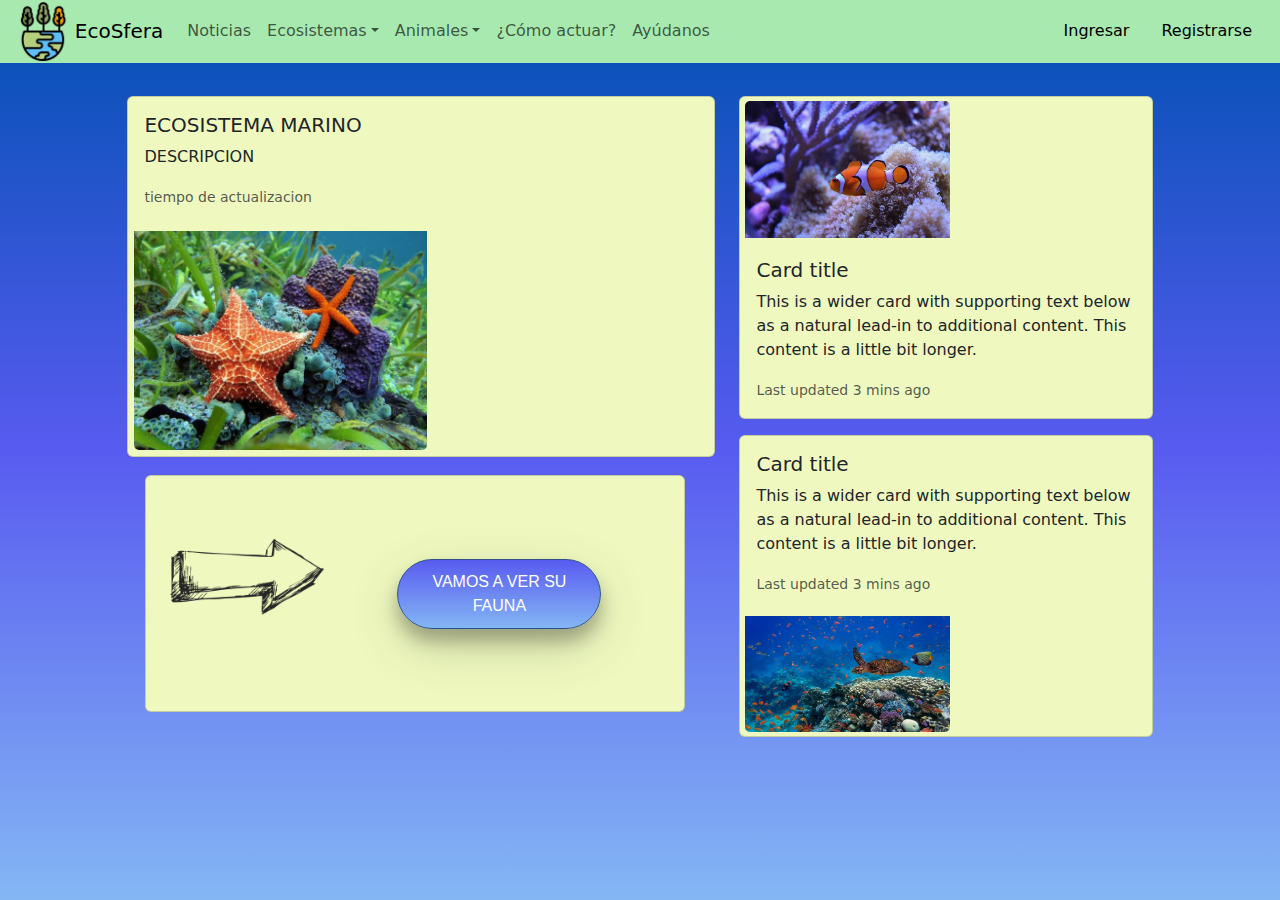
<file: ecosistemas.html>
<!DOCTYPE html>
<!--[if lt IE 7]>      <html class="no-js lt-ie9 lt-ie8 lt-ie7"> <![endif]-->
<!--[if IE 7]>         <html class="no-js lt-ie9 lt-ie8"> <![endif]-->
<!--[if IE 8]>         <html class="no-js lt-ie9"> <![endif]-->
<!--[if gt IE 8]>      <html class="no-js"> <!--<![endif]-->
<html lang="ES">
    <head>
        <meta charset="utf-8">
        <meta http-equiv="X-UA-Compatible" content="IE=edge">
        <title>ECOSISTEMA_MARINO</title>
        <meta name="description" content="">
        <meta name="viewport" content="width=device-width, initial-scale=1">

        <!--BOOTSTRAP-->
        <link rel="stylesheet" href="https://cdn.jsdelivr.net/npm/bootstrap@5.3.0-alpha3/dist/css/bootstrap.min.css">

        <link rel="stylesheet" href="CSS/stylesEcosistemas.css">

    </head>

    <body>

        <!--BARRA DE NAVEGACION-->
        
                <!--[if lt IE 7]>
            <p class="browsehappy">You are using an <strong>outdated</strong> browser. Please <a href="#">upgrade your browser</a> to improve your experience.</p>
        <![endif]-->
        <nav class="navbar navbar-expand-lg header">
          <div class="container-fluid">
              <img src="IMAGES/logo.png" class="logo"><a class="navbar-brand" href="index.html">EcoSfera</a>

          <!--MENU TIPO HAMBURGUESA-->
            <button class="navbar-toggler" type="button" data-bs-toggle="collapse" data-bs-target="#navbarNav" aria-controls="navbarNav" aria-expanded="false" aria-label="Toggle navigation">
              <span class="navbar-toggler-icon"></span>
            </button>

            <!--PESTAÑAS DE NAVEGACION-->
            <div class="collapse navbar-collapse" id="navbarNav">
              <ul class="navbar-nav">
                <!-- <li class="nav-item">
                  <a class="nav-link active" aria-current="page" href="#">Home</a>
                </li> -->
                <li class="nav-item"><a class="nav-link" href="noticias.html">Noticias</a></li>
                <li class="nav-item dropdown">
                  <a class="nav-link dropdown-toggle" href="#" role="button" data-bs-toggle="dropdown">Ecosistemas</a>
                  <ul class="dropdown-menu">
                    <li><a class="dropdown-item" href="ecosistemas.html">Desértico</a></li>
                    <li><a class="dropdown-item" href="ecosistemas.html">Marino</a></li>
                    <li><a class="dropdown-item" href="ecosistemas.html">Terrestre</a></li>
                  </ul>
              </li>
              <li class="nav-item dropdown">
                <a class="nav-link dropdown-toggle" href="#" role="button" data-bs-toggle="dropdown">Animales</a>
                <ul class="dropdown-menu">
                <li><a class="dropdown-item" href="animalpordia.html">Animal por dia</a></li>
                <li><a class="dropdown-item" href="animales.html">Animales por ecosistema</a></li>
                <li><a class="dropdown-item" href="extincion.html">Animales en peligro de extinción</a></li>
                </ul>
            </li>
                <li class="nav-item">
                  <a class="nav-link" href="comoactuar.html">¿Cómo actuar?</a>
                </li>
                <li class="nav-item">
                  <a class="nav-link" href="ayudanos.html">Ayúdanos</a>
                </li>
              </ul>
            </div>

            <div>
              <ul class="nav justify-content-end">
                <li class="nav-item">
                  <a class="nav-link text-black" href="inicio.html">Ingresar</a>
                </li>
                <li class="nav-item">
                  <a class="nav-link text-black" href="registro.html">Registrarse</a>
                </li>
              </ul>
            </div>

          </div>
        </nav>


          <!--CONTENEDOR-->

          <div class="container">

            <div class="row">
                <div class="col-lg-7">

                    <!--Carta de texto con imagen abajo-->
                    <div class="card">
                        <div class="card-body">
                          <h5 class="card-title">ECOSISTEMA MARINO</h5>
                          <p class="card-text">DESCRIPCION
                          </p>
                          <p class="card-text"><small class="text-body-secondary">tiempo de actualizacion</small></p>
                        </div>
                        <img src="IMAGES/eco1.jpg" class="card-img-bottom" alt="...">
                    </div>

                    <!--Carta de texto con imagen al lado-->
                    <div class="card mb-3" style="max-width: 540px; margin: 3%;">
                        <div class="row g-0">
                          <div class="col-md-4">
                            <img src="IMAGES/flecha.png" class="img-fluid rounded-start" alt="...">
                          </div>
                          <div class="col-md-8">
                            <div class="card-body">
                              <button type="submit" id="check">Vamos a ver su Fauna</button>
                            </div>

                          </div>
                        </div>
                      </div>

                    

                </div>

                <div class="col-lg-5">
                    
                    <!--Carta de texto con imagen arriba-->
                    <div class="card mb-3">
                        <img src="IMAGES/eco3.jpg" class="card-img-top" alt="...">
                        <div class="card-body">
                          <h5 class="card-title">Card title</h5>
                          <p class="card-text">This is a wider card with supporting text below as a natural lead-in to additional content. This content is a little bit longer.</p>
                          <p class="card-text"><small class="text-body-secondary">Last updated 3 mins ago</small></p>
                        </div>
                      </div>

                   <!--Carta de texto con imagen abajo-->
                    <div class="card">
                        <div class="card-body">
                          <h5 class="card-title">Card title</h5>
                          <p class="card-text">This is a wider card with supporting text below as a natural lead-in to additional content. This content is a little bit longer.</p>
                          <p class="card-text"><small class="text-body-secondary">Last updated 3 mins ago</small></p>
                        </div>
                        <img src="IMAGES/eco2.jpg" class="card-img-bottom" alt="...">
                    </div>


                </div>

            </div>



          </div>


        <script src="JS/redireccion.js" async defer></script>
        <script src="https://code.jquery.com/jquery-3.6.4.min.js"></script>
        <script src="https://cdn.jsdelivr.net/npm/bootstrap@5.1.1/dist/js/bootstrap.bundle.min.js" crossorigin="anonymous"></script>
    </body>
</html>
</file>
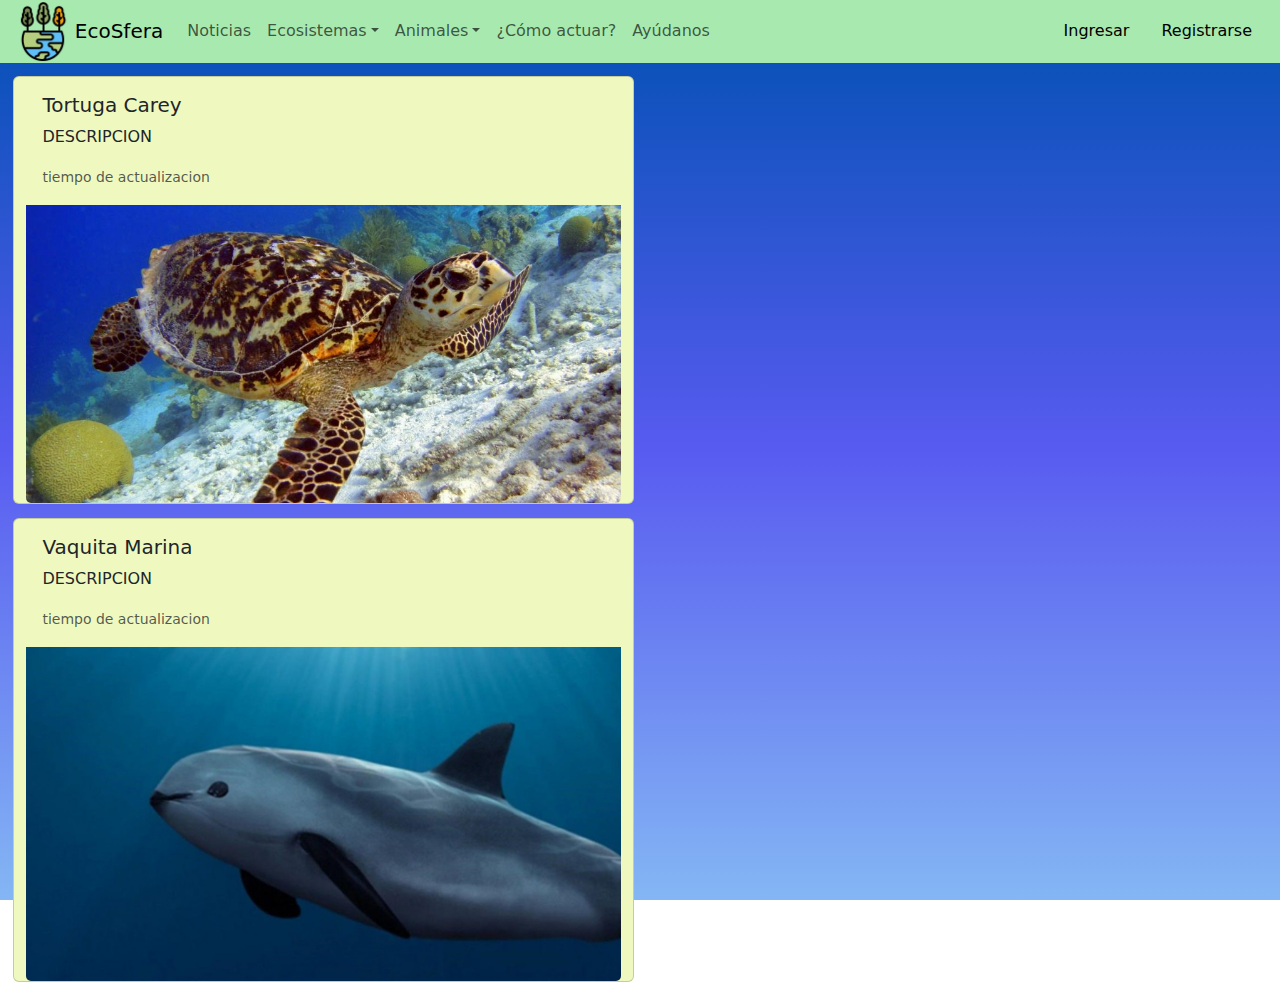
<file: extincion.html>
<!DOCTYPE html>
<!--[if lt IE 7]>      <html class="no-js lt-ie9 lt-ie8 lt-ie7"> <![endif]-->
<!--[if IE 7]>         <html class="no-js lt-ie9 lt-ie8"> <![endif]-->
<!--[if IE 8]>         <html class="no-js lt-ie9"> <![endif]-->
<!--[if gt IE 8]>      <html class="no-js"> <!--<![endif]-->
<html>
    <head>
        <meta charset="utf-8">
        <meta http-equiv="X-UA-Compatible" content="IE=edge">
        <title>Animales en Extincion</title>
        <meta name="description" content="">
        <meta name="viewport" content="width=device-width, initial-scale=1">
        <!--BOOTSTRAP-->
        <link rel="stylesheet" href="https://cdn.jsdelivr.net/npm/bootstrap@5.3.0-alpha3/dist/css/bootstrap.min.css">
        <link rel="stylesheet" href="CSS/stylesExtincion.css">
    </head>
    <body>
        <!--BARRA DE NAVEGACION-->
        <nav class="navbar navbar-expand-lg header">
          <div class="container-fluid">
              <img src="IMAGES/logo.png" class="logo"><a class="navbar-brand" href="index.html">EcoSfera</a>

          <!--MENU TIPO HAMBURGUESA-->
            <button class="navbar-toggler" type="button" data-bs-toggle="collapse" data-bs-target="#navbarNav" aria-controls="navbarNav" aria-expanded="false" aria-label="Toggle navigation">
              <span class="navbar-toggler-icon"></span>
            </button>

            <!--PESTAÑAS DE NAVEGACION-->
            <div class="collapse navbar-collapse" id="navbarNav">
              <ul class="navbar-nav">
                <!-- <li class="nav-item">
                  <a class="nav-link active" aria-current="page" href="#">Home</a>
                </li> -->
                <li class="nav-item"><a class="nav-link" href="noticias.html">Noticias</a></li>
                <li class="nav-item dropdown">
                  <a class="nav-link dropdown-toggle" href="#" role="button" data-bs-toggle="dropdown">Ecosistemas</a>
                  <ul class="dropdown-menu">
                    <li><a class="dropdown-item" href="ecosistemas.html">Desértico</a></li>
                    <li><a class="dropdown-item" href="ecosistemas.html">Marino</a></li>
                    <li><a class="dropdown-item" href="ecosistemas.html">Terrestre</a></li>
                  </ul>
              </li>
              <li class="nav-item dropdown">
                <a class="nav-link dropdown-toggle" href="#" role="button" data-bs-toggle="dropdown">Animales</a>
                <ul class="dropdown-menu">
                <li><a class="dropdown-item" href="animalpordia.html">Animal por dia</a></li>
                <li><a class="dropdown-item" href="animales.html">Animales por ecosistema</a></li>
                <li><a class="dropdown-item" href="extincion.html">Animales en peligro de extinción</a></li>
                </ul>
            </li>
                <li class="nav-item">
                  <a class="nav-link" href="comoactuar.html">¿Cómo actuar?</a>
                </li>
                <li class="nav-item">
                  <a class="nav-link" href="ayudanos.html">Ayúdanos</a>
                </li>
              </ul>
            </div>

            <div>
              <ul class="nav justify-content-end">
                <li class="nav-item">
                  <a class="nav-link text-black" href="inicio.html">Ingresar</a>
                </li>
                <li class="nav-item">
                  <a class="nav-link text-black" href="registro.html">Registrarse</a>
                </li>
              </ul>
            </div>

          </div>
        </nav>

        <div class="row">
            <!--Carta de texto con imagen abajo 1-->
            <div class="card">
                <div class="card-body">
                  <h5 class="card-title">Tortuga Carey</h5>
                  <p class="card-text">DESCRIPCION
                  </p>
                  <p class="card-text"><small class="text-body-secondary">tiempo de actualizacion</small></p>
                </div>
                <img src="IMAGES/extincion1.jpg" class="card-img-bottom" alt="...">
            </div>

            <!--Carta de texto con imagen abajo 2-->
            <div class="card">
                <div class="card-body">
                  <h5 class="card-title">Vaquita Marina</h5>
                  <p class="card-text">DESCRIPCION
                  </p>
                  <p class="card-text"><small class="text-body-secondary">tiempo de actualizacion</small></p>
                </div>
                <img src="IMAGES/extincion2.jpg" class="card-img-bottom" alt="...">
            </div>
        </div>

        <script src="https://cdn.jsdelivr.net/npm/bootstrap@5.1.1/dist/js/bootstrap.bundle.min.js" crossorigin="anonymous"></script>
    </body>
</html>
</file>
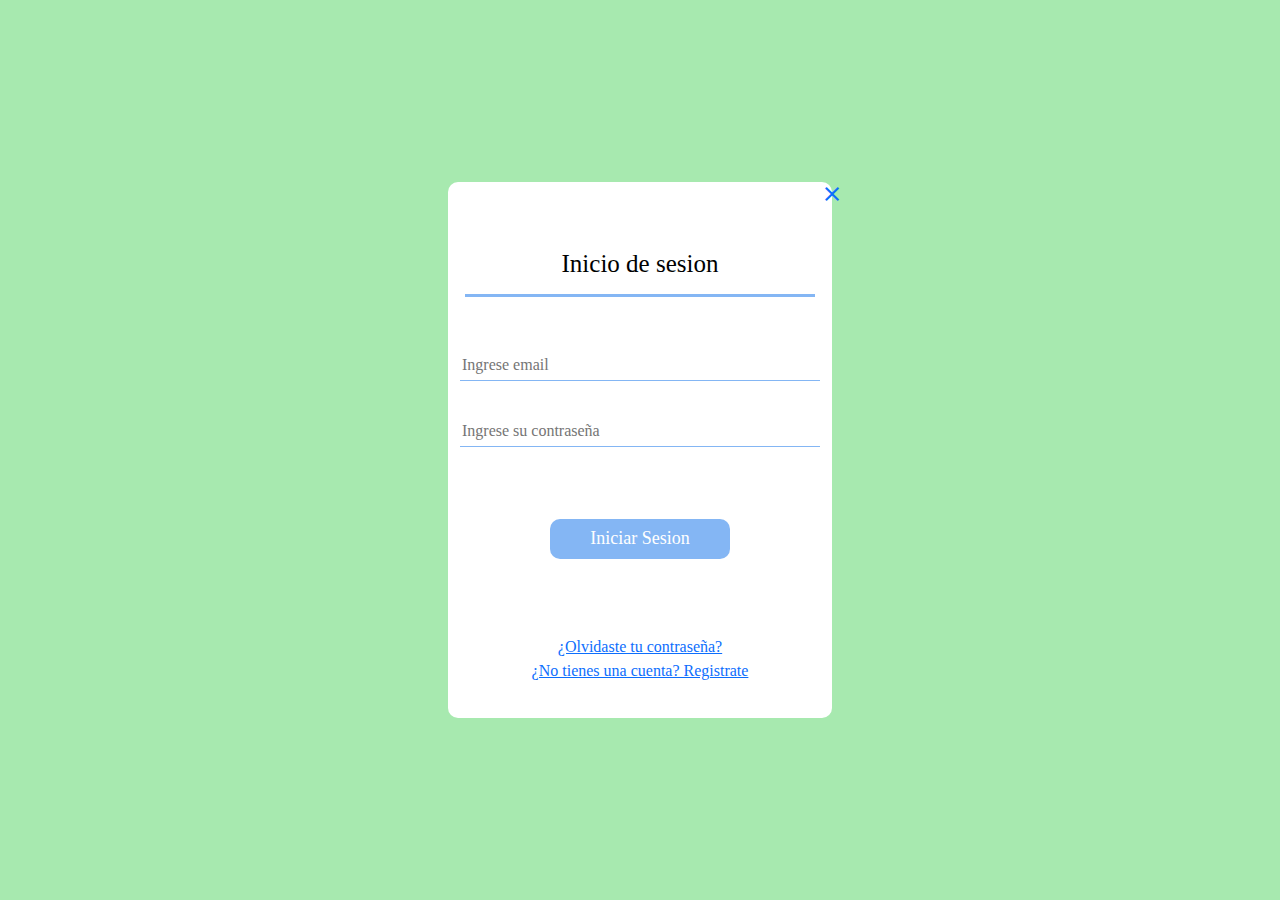
<file: inicio.html>
<!DOCTYPE html>
<html lang="ES">
<head>
    <meta charset="UTF-8">
    <meta http-equiv="X-UA-Compatible" content="IE=edge">
    <meta name="viewport" content="width=device-width, initial-scale=1.0">
    <title>Document</title>
    

    <!--BOOTSTRAP-->
    <link rel="stylesheet" href="https://cdn.jsdelivr.net/npm/bootstrap@5.3.0-alpha3/dist/css/bootstrap.min.css">
    <link rel="stylesheet" href="CSS/stylesInicioSesion.css">
    <link rel="stylesheet" href="https://fonts.googleapis.com/css2?family=Material+Symbols+Outlined:opsz,wght,FILL,GRAD@20..48,100..700,0..1,-50..200" />
</head>

<body>

    <div class="container text-center">
        
        <div class="row">
            
            <form action="#" id="formulario">

                <a href="index.html"><span class="material-symbols-outlined">close</span></a>
                <h4>Inicio de sesion</h4>
                
                <div class="datos">
                    <input type="email" value="" id="email" placeholder="Ingrese email">
                    <input type="password" value="" id="contra" placeholder="Ingrese su contraseña">
                </div>
                
                <button type="submit" value="inicio sesion">Iniciar Sesion</button>
                
                <p class="warnings" id="warnings"></p>
                
            </form>

            <p>
                <a href="#">¿Olvidaste tu contraseña?</a>
                <br>
                <a href="registro.html">¿No tienes una cuenta? Registrate</a>
            </p>

        </div>


    </div>
    <script src="JS/validacionInicio.js"></script>
</body>
</html>
</file>
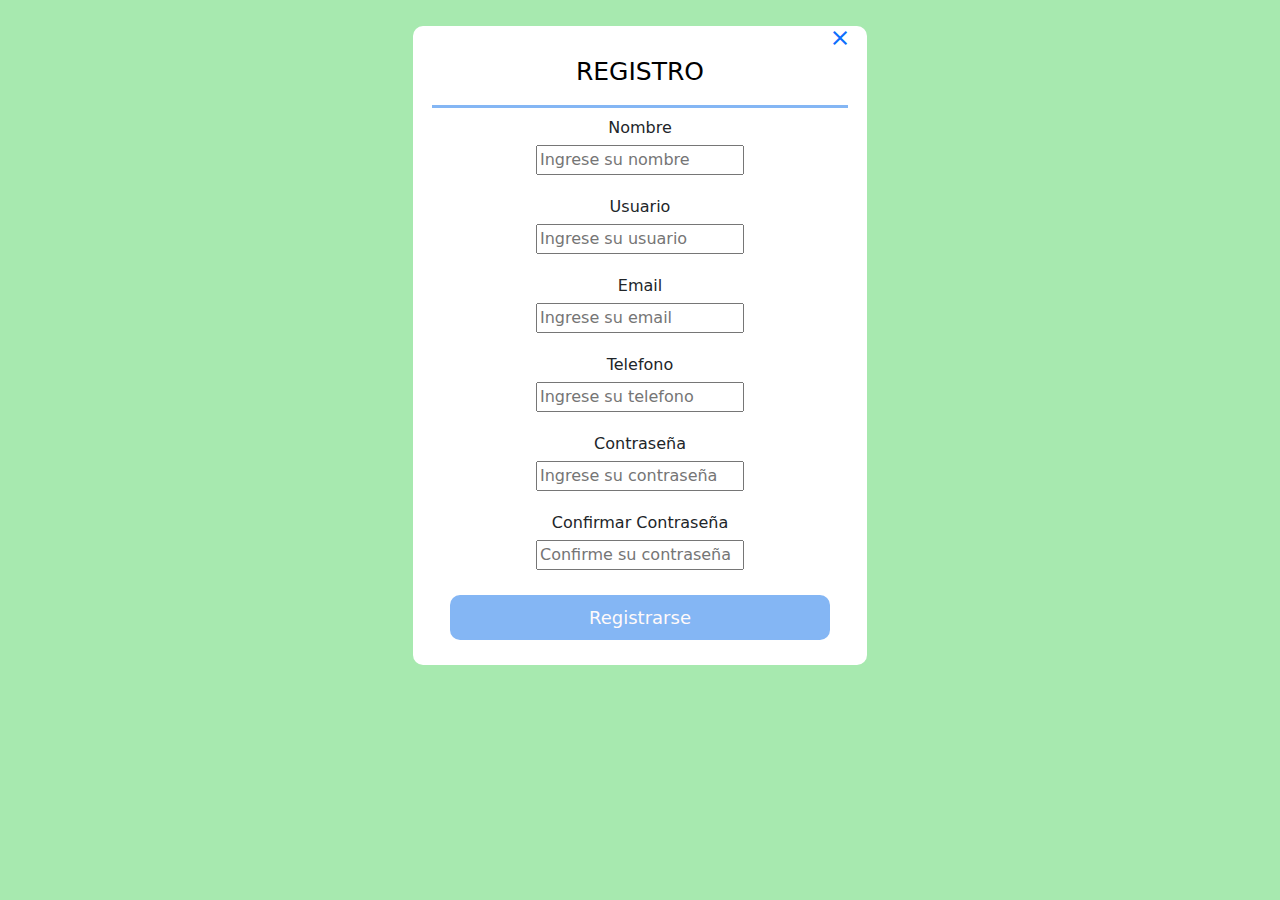
<file: registro.html>
<!DOCTYPE html>
<html lang="en">
<head>
    <meta charset="UTF-8">
    <meta http-equiv="X-UA-Compatible" content="IE=edge">
    <meta name="viewport" content="width=device-width, initial-scale=1.0">
    <title>Document</title>

    <!--BOOTSTRAP-->
    <link rel="stylesheet" href="https://cdn.jsdelivr.net/npm/bootstrap@5.3.0-alpha3/dist/css/bootstrap.min.css">
    <link rel="stylesheet" href="CSS/stylesRegistroSesion.css">
    <link rel="stylesheet" href="https://fonts.googleapis.com/css2?family=Material+Symbols+Outlined:opsz,wght,FILL,GRAD@20..48,100..700,0..1,-50..200" />
</head>
<body>

    <div class="container text-center">

        <div class="row">
            
            <form action="#" id="formulario">
                <a href="index.html"><span class="material-symbols-outlined">close</span></a>
                <h4>REGISTRO</h4>



                    <div class="caja">
                        <label for="" class="detalles">Nombre</label>
                        <input type="text" id="name" placeholder="Ingrese su nombre">
                    </div>
                    <div class="caja">
                        <label for="" class="detalles">Usuario</label>
                        <input type="text" id="user" placeholder="Ingrese su usuario">
                    </div>
                    <div class="caja">
                        <label for="" class="detalles">Email</label>
                        <input type="email" id="email" placeholder="Ingrese su email">
                    </div>


                    <div class="caja">
                        <label for="" class="detalles">Telefono</label>
                        <input type="text" id="telefono" placeholder="Ingrese su telefono">
                    </div>
                    <div class="caja">
                        <label for="" class="detalles">Contraseña</label>
                        <input type="password" id="contra" placeholder="Ingrese su contraseña">
                    </div>
                    <div class="caja">
                        <label for="" class="detalles">Confirmar Contraseña</label>
                        <input type="password" id="contra2" placeholder="Confirme su contraseña">
                    </div>



                <div class="boton">
                    <button type="submit">Registrarse</button>
                    <p class="warnings" id="warnings"></p>
                </div>
            </form>

        </div>
    </div>

    <script src="JS/validacionRegistro.js"></script>
</body>
</html>
</file>
<file: CSS/pag_inicio_styles.css>
* {
  list-style: none;
  text-decoration: none;
}
/*-----------------------NUEVO CCS------------------------------------------*/
body {
  background-color: black;
}
.logo {
  height: 5%;
  width: 5%;
}
.header {
  display: flex;
  justify-content: space-between;
  align-items: center;
  width: 100%;
  background-color: #A7E9AF;
  margin: 0;
  padding: 0;
}
.carousel-item {
  height: 30rem;
  background-color: black;
  background-position: center;
  background-size: cover;
}
.imag {
  background-image: url(/IMAGES/delfin.jpg);
}
.imag2 {
  background-image: url(/IMAGES/pinguino.jpg);
}
.imag5 {
  background-image: url(/IMAGES/tortuga.jpg);
}
.dimension {
  height: 205px;
  width: 100%;
}
.separador {
  padding: 10px;
  align-items: center;
  justify-content: center;
}
.titulo {
  align-items: center;
  padding: 10px;
  justify-content: center;
}
.footer {
  padding: 10px;
  background-color: #A7E9AF;
}
.logo-footer {
  padding-top: 15px;
  height: 55%;
  width: 55%;
}
.foooter {
  list-style: none;
  display: flex;
  align-items: center;
}
.terminos {
  padding-top: 25px;
  align-items: center;
  justify-content: center;
}
</file>
<file: CSS/stylesAnimales.css>
body {
  margin: 0;
  background: linear-gradient(#0050B2, #585bf0, #84B6F4);
  background-repeat: no-repeat;
  background-attachment: fixed;
}
.logo {
  height: 5%;
  width: 5%;
}
.header {
  display: flex;
  justify-content: space-between;
  align-items: center;
  width: 100%;
  background-color: #A7E9AF;
  margin: 0;
  padding: 0;
}
.row {
  margin: 0.5%;
}
.card {
  background-color: #EFF9BF;
  border-radius: 10px;
}
.card-img-top {
  padding: 1%;
  border-radius: 10px;
}
</file>
<file: CSS/stylesAnimalDia.css>
body {
  margin: 0;
  background: linear-gradient(#0050B2, #585bf0, #84B6F4);
  background-repeat: no-repeat;
  background-attachment: fixed;
}
.logo {
  height: 5%;
  width: 5%;
}
.header {
  display: flex;
  justify-content: space-between;
  align-items: center;
  width: 100%;
  background-color: #A7E9AF;
  margin: 0;
  padding: 0;
}
.footer {
  padding: 10px;
  background-color: #A7E9AF;
}
.logo-footer {
  padding-top: 15px;
  height: 55%;
  width: 55%;
}
.foooter {
  list-style: none;
  display: flex;
  align-items: center;
}
.terminos {
  padding-top: 25px;
  align-items: center;
  justify-content: center;
}
</file>
<file: CSS/styleAyuda.css>
body {
  margin: 0;
  background: linear-gradient(#0050B2, #585bf0, #84B6F4);
  background-repeat: no-repeat;
  background-attachment: fixed;
}
.logo {
  height: 5%;
  width: 5%;
}
.header {
  display: flex;
  justify-content: space-between;
  align-items: center;
  width: 100%;
  background-color: #A7E9AF;
  margin: 0;
  padding: 0;
}
.row {
  margin: 0.5%;
}
.img-fluid {
  width: 40%;
  margin: 88px;
}
.card {
  width: 40%;
  background-color: #EFF9BF;
}
</file>
<file: CSS/stylesComoActuar.css>
body {
  margin: 0;
  background: linear-gradient(#0050B2, #585bf0, #84B6F4);
}
.logo {
  height: 5%;
  width: 5%;
}
.header {
  display: flex;
  justify-content: space-between;
  align-items: center;
  width: 100%;
  background-color: #A7E9AF;
  margin: 0;
  padding: 0;
}
.row {
  margin: 3%;
}
.col {
  margin: 1%;
}
h2 {
  background: linear-gradient(#6ce27a, #A7E9AF);
  padding: 5%;
  display: flex;
  justify-content: center;
  border-end-end-radius: 30%;
  border-top-left-radius: 30%;
}
.caja {
  padding: 5%;
}
.caja2 {
  padding: 1%;
}
</file>
<file: CSS/stylesEcosistemas.css>
body {
  margin: 0;
  background: linear-gradient(#0050B2, #585bf0, #84B6F4);
  background-repeat: no-repeat;
  background-attachment: fixed;
}
.logo {
  height: 5%;
  width: 5%;
}
.header {
  display: flex;
  justify-content: space-between;
  align-items: center;
  width: 100%;
  background-color: #A7E9AF;
  margin: 0;
  padding: 0;
}
.row {
  margin: 3%;
}
.col {
  background-color: #585bf0;
}
.card {
  background-color: #EFF9BF;
}
.card-img-bottom {
  margin: 1%;
  height: 30%;
  width: 50%;
}
.card-img-top {
  margin: 1%;
  height: 30%;
  width: 50%;
}
.col-md-8 {
  padding: 10%;
  display: flex;
  justify-content: center;
}
button {
  background: linear-gradient(#585bf0, #84B6F4);
  box-shadow: 0 12px 16px 0 rgba(0, 0, 0, 0.24), 0 17px 50px 0 rgba(0, 0, 0, 0.19);
  border: 1px solid #2e518b;
  /*anchura, estilo y color borde*/
  padding: 10px;
  /*espacio alrededor texto*/
  color: #ffffff;
  /*color texto*/
  text-decoration: none;
  /*decoración texto*/
  text-transform: uppercase;
  /*capitalización texto*/
  font-family: 'Helvetica', sans-serif;
  /*tipografía texto*/
  border-radius: 50px;
}
</file>
<file: CSS/stylesExtincion.css>
body {
  margin: 0;
  background: linear-gradient(#0050B2, #585bf0, #84B6F4);
  background-repeat: no-repeat;
  background-attachment: fixed;
}
.logo {
  height: 5%;
  width: 5%;
}
.header {
  display: flex;
  justify-content: space-between;
  align-items: center;
  width: 100%;
  background-color: #A7E9AF;
  margin: 0;
  padding: 0;
}
.row {
  margin: 0.5%;
}
.card {
  width: 49%;
  margin: 7px;
  background-color: #EFF9BF;
}
</file>
<file: CSS/stylesInicioSesion.css>
body{
    font-family: 'Times New Roman', Times, serif;
    margin: 0;
    padding: 0;
    background-color: #A7E9AF;
    display: flex;
    height: 100vh; /*Para colocarlo en el medio*/
    justify-content: center;
    align-items: center;
}


.container{
    margin: 10%;
    padding-top: 2%;
    padding-bottom: 2%;
    padding-left: 15%;
    padding-right: 15%;
}

.row{
    background-color:white;
    border-radius: 10px;
    margin: 0% 20% 0% 20%;
}


div .material-symbols-outlined{
    margin-left: 360px;
}

h4{
    font-size: 25px;
    font-weight: 500;
    padding-top: 10%;
    padding-bottom: 5%;
    position: relative;
    color: black;
    display: flex;
    justify-content: center;
}

div h4::before{
    content: '';
    position: absolute;
    bottom: 0;
    height: 3px;
    width: 97%;
    background-color: #84B6F4;
}

div input[type="email"], input[type="password"]{
    border: none;
    border-bottom: 1px solid #84B6F4;
    background: transparent;
    color: black;
    height: 30px;
    font-size: 16px;
    width: 100%;
    margin: 0% 0% 10% 0%;
} 

.datos{
    padding-top: 5%;
    margin: 10% 0% 0% 0%;
}

button {
    margin-top: 10%;
    height: 40px;
    font-size: 18px;
    border-radius: 10px;
    border: none;
    width: 50%;   
    background-color: #84B6F4;
    color: white;
}


div p{
    text-align: center;
    padding-top: 10%;
    padding-bottom: 5%;
}

.material-symbols-outlined{    
font-variation-settings:
  'FILL' 0,
  'wght' 100,
  'GRAD' 0,
  'opsz' 48,
}

.warnings{
    width: 200px;
    text-align: center;
    margin: auto;
    color: black;
    padding-top: 20px;
}
</file>
<file: CSS/stylesRegistroSesion.css>
body{
    background-color: #A7E9AF;

}


.container{
    padding-top: 2%;
    padding-bottom: 2%;        
    padding-left: 15%;
    padding-right: 15%;

}

.row{
    background-color:white;
    border-radius: 10px;
    margin: 0% 20% 0% 20%;
    
}

.material-symbols-outlined{
    margin-left: 400px;
}

h4{
    font-size: 25px;
    font-weight: 500;
    padding-bottom: 5%;
    position: relative;
    color: black;
    display: flex;
    justify-content: center;
}

div h4::before{
    content: '';
    position: absolute;
    bottom: 0;
    height: 3px;
    width: 97%;
    background-color: #84B6F4;
}

.detalles{
    display: block;
    font-weight: 500;
    margin-bottom: 5px;
}

.caja{
    margin-bottom: 20px; /*Margen hacia abajo*/
}


.boton{
    height: 45px;
    margin: 25px;
}

button{
    height: 100%;
    width: 100%;
    color:snow;
    border: none;
    font-size: 18px;
    font-weight: 500;
    background-color: #84B6F4;
    border-radius: 10px;
    cursor: pointer;
}


.warnings{
    width: 200px;
    text-align: center;
    margin: auto;
    color: black;
    padding-top: 20px;
}
</file>
